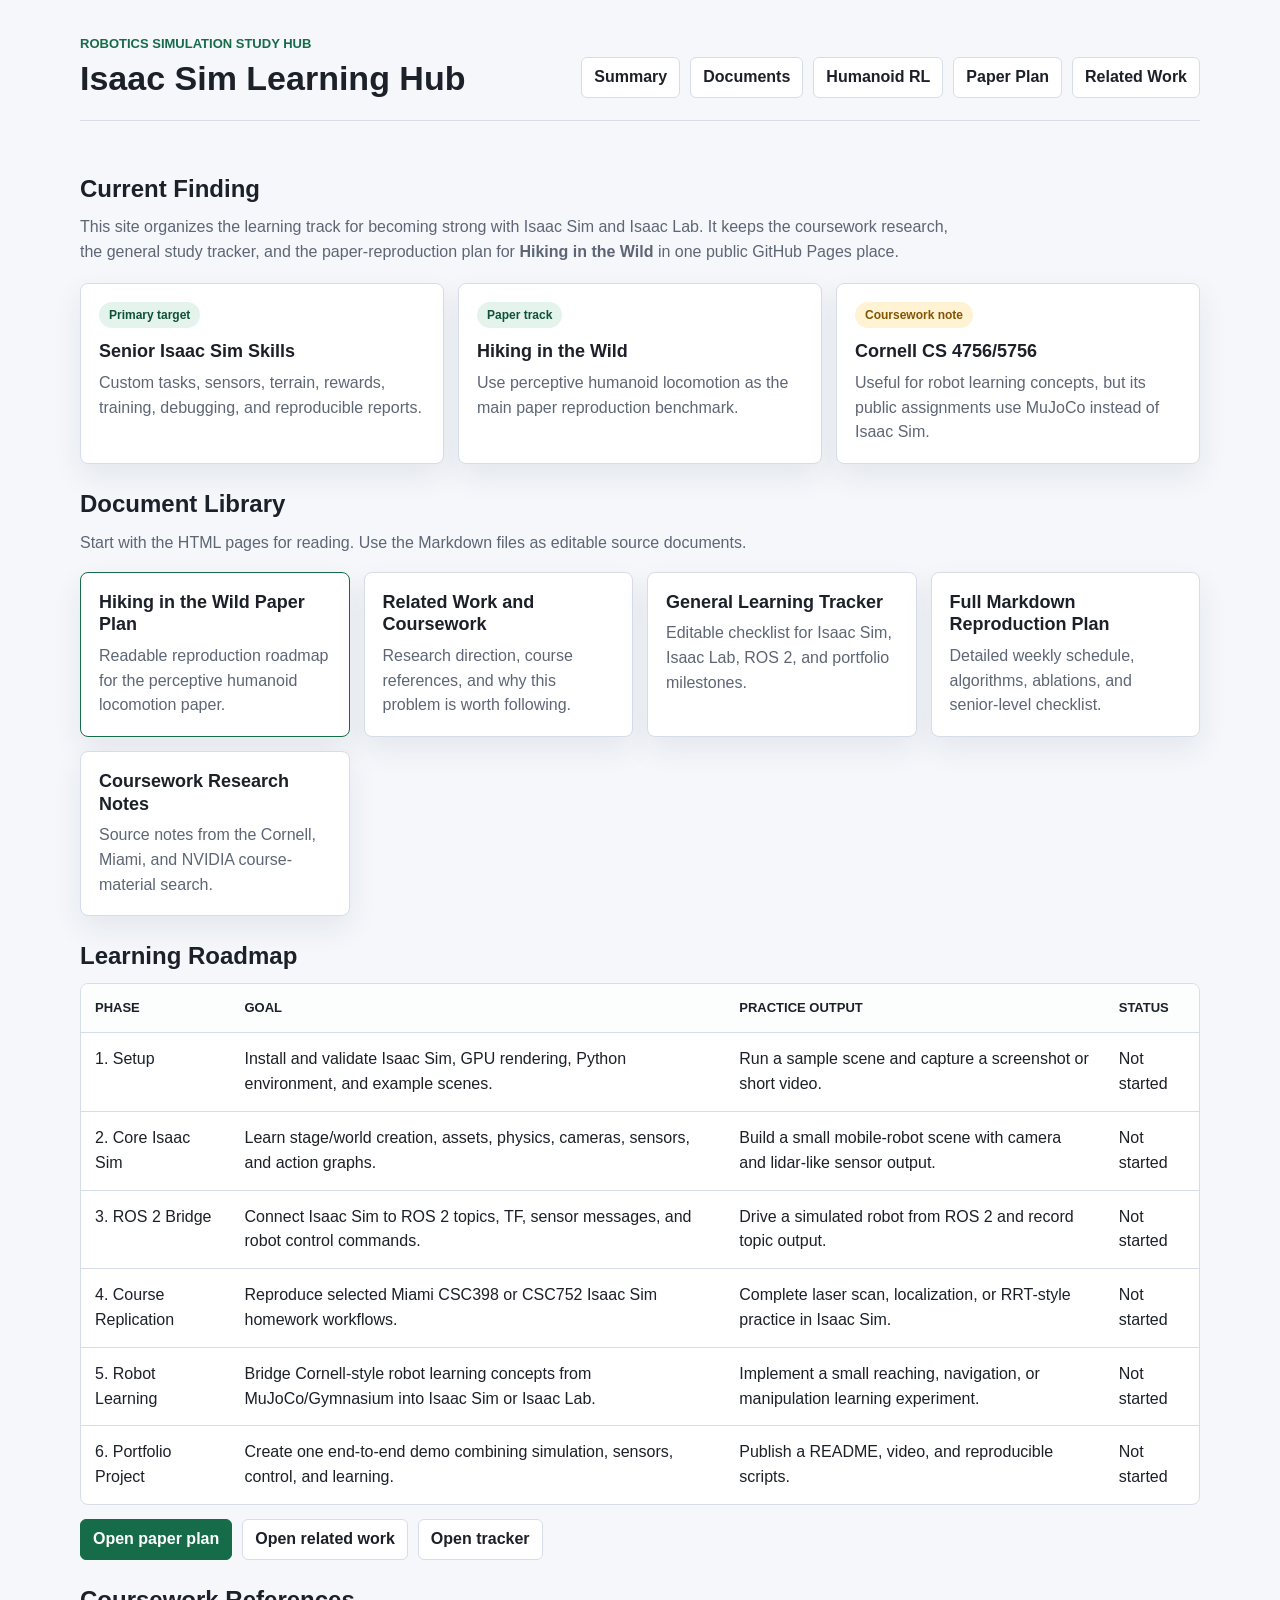
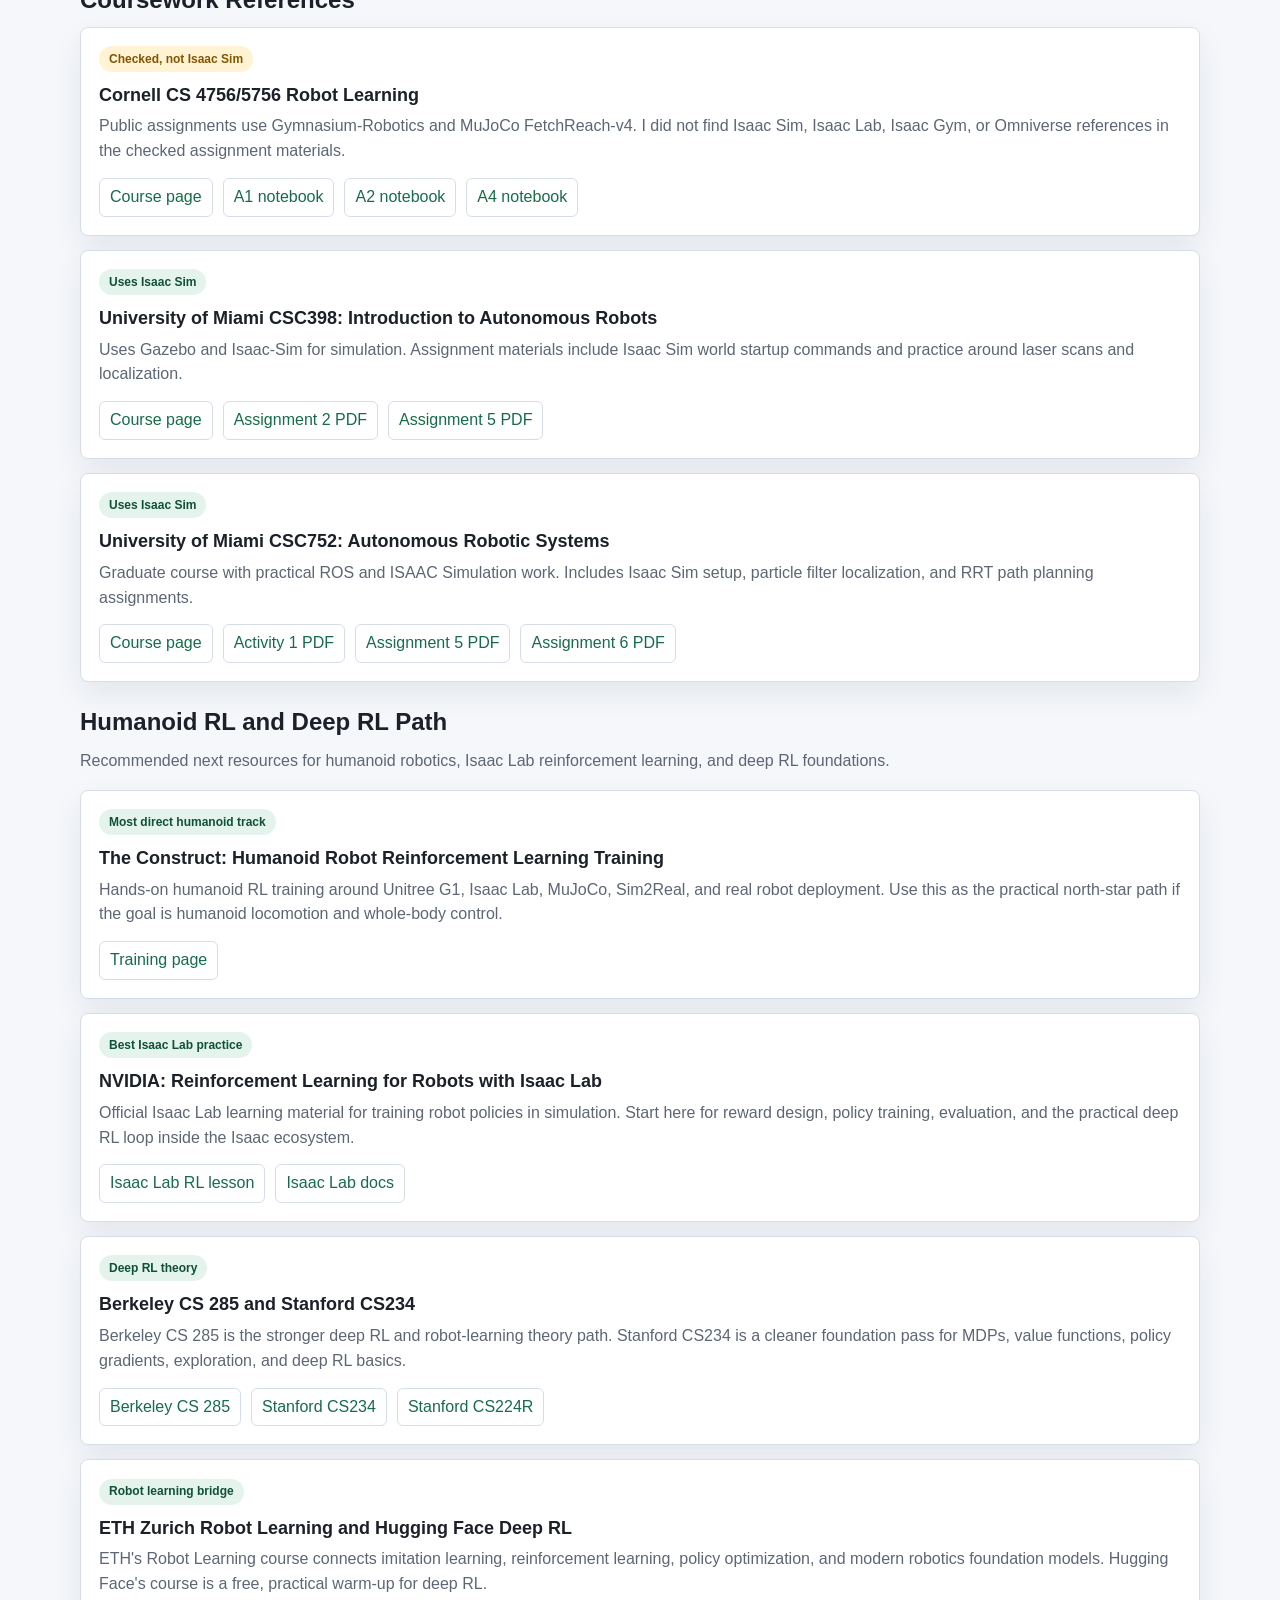
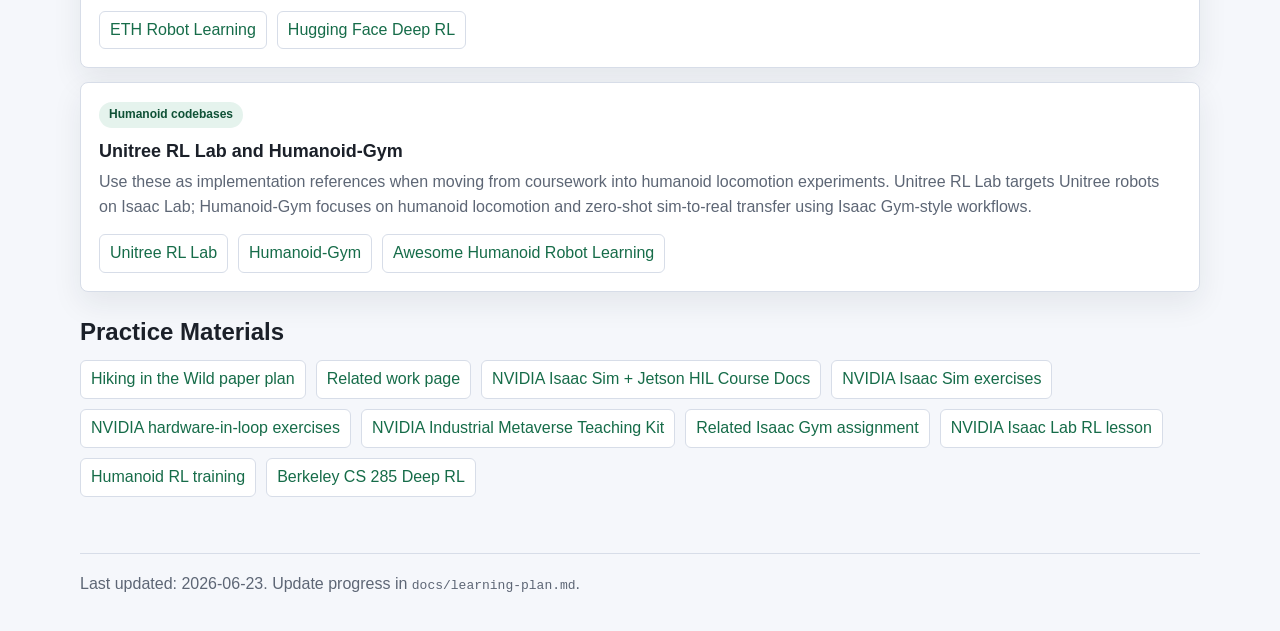
<file: docs/index.html>
<!doctype html>
<html lang="en">
<head>
  <meta charset="utf-8">
  <meta name="viewport" content="width=device-width, initial-scale=1">
  <title>Isaac Sim Learning Hub</title>
  <link rel="stylesheet" href="styles.css">
</head>
<body>
  <header class="topbar">
    <div>
      <p class="eyebrow">Robotics simulation study hub</p>
      <h1>Isaac Sim Learning Hub</h1>
    </div>
    <nav aria-label="Site navigation">
      <a href="#summary">Summary</a>
      <a href="#documents">Documents</a>
      <a href="#humanoid-rl">Humanoid RL</a>
      <a href="hiking-in-the-wild.html">Paper Plan</a>
      <a href="related-work.html">Related Work</a>
    </nav>
  </header>

  <main>
    <section id="summary" class="section">
      <div class="intro">
        <h2>Current Finding</h2>
        <p>
          This site organizes the learning track for becoming strong with Isaac Sim and Isaac Lab. It keeps the
          coursework research, the general study tracker, and the paper-reproduction plan for <strong>Hiking in the Wild</strong>
          in one public GitHub Pages place.
        </p>
      </div>

      <div class="quick-grid">
        <article class="mini-card">
          <span class="status good">Primary target</span>
          <h3>Senior Isaac Sim Skills</h3>
          <p>Custom tasks, sensors, terrain, rewards, training, debugging, and reproducible reports.</p>
        </article>
        <article class="mini-card">
          <span class="status good">Paper track</span>
          <h3>Hiking in the Wild</h3>
          <p>Use perceptive humanoid locomotion as the main paper reproduction benchmark.</p>
        </article>
        <article class="mini-card">
          <span class="status warning">Coursework note</span>
          <h3>Cornell CS 4756/5756</h3>
          <p>Useful for robot learning concepts, but its public assignments use MuJoCo instead of Isaac Sim.</p>
        </article>
      </div>
    </section>

    <section id="documents" class="section">
      <h2>Document Library</h2>
      <p class="section-note">
        Start with the HTML pages for reading. Use the Markdown files as editable source documents.
      </p>

      <div class="doc-grid">
        <a class="doc-link featured" href="hiking-in-the-wild.html">
          <strong>Hiking in the Wild Paper Plan</strong>
          <span>Readable reproduction roadmap for the perceptive humanoid locomotion paper.</span>
        </a>
        <a class="doc-link" href="related-work.html">
          <strong>Related Work and Coursework</strong>
          <span>Research direction, course references, and why this problem is worth following.</span>
        </a>
        <a class="doc-link" href="learning-plan.md">
          <strong>General Learning Tracker</strong>
          <span>Editable checklist for Isaac Sim, Isaac Lab, ROS 2, and portfolio milestones.</span>
        </a>
        <a class="doc-link" href="hiking-in-the-wild-reproduction-plan.md">
          <strong>Full Markdown Reproduction Plan</strong>
          <span>Detailed weekly schedule, algorithms, ablations, and senior-level checklist.</span>
        </a>
        <a class="doc-link" href="coursework-research.md">
          <strong>Coursework Research Notes</strong>
          <span>Source notes from the Cornell, Miami, and NVIDIA course-material search.</span>
        </a>
      </div>
    </section>

    <section id="plan" class="section">
      <h2>Learning Roadmap</h2>

      <div class="table-wrap">
        <table>
          <thead>
            <tr>
              <th>Phase</th>
              <th>Goal</th>
              <th>Practice Output</th>
              <th>Status</th>
            </tr>
          </thead>
          <tbody>
            <tr>
              <td>1. Setup</td>
              <td>Install and validate Isaac Sim, GPU rendering, Python environment, and example scenes.</td>
              <td>Run a sample scene and capture a screenshot or short video.</td>
              <td>Not started</td>
            </tr>
            <tr>
              <td>2. Core Isaac Sim</td>
              <td>Learn stage/world creation, assets, physics, cameras, sensors, and action graphs.</td>
              <td>Build a small mobile-robot scene with camera and lidar-like sensor output.</td>
              <td>Not started</td>
            </tr>
            <tr>
              <td>3. ROS 2 Bridge</td>
              <td>Connect Isaac Sim to ROS 2 topics, TF, sensor messages, and robot control commands.</td>
              <td>Drive a simulated robot from ROS 2 and record topic output.</td>
              <td>Not started</td>
            </tr>
            <tr>
              <td>4. Course Replication</td>
              <td>Reproduce selected Miami CSC398 or CSC752 Isaac Sim homework workflows.</td>
              <td>Complete laser scan, localization, or RRT-style practice in Isaac Sim.</td>
              <td>Not started</td>
            </tr>
            <tr>
              <td>5. Robot Learning</td>
              <td>Bridge Cornell-style robot learning concepts from MuJoCo/Gymnasium into Isaac Sim or Isaac Lab.</td>
              <td>Implement a small reaching, navigation, or manipulation learning experiment.</td>
              <td>Not started</td>
            </tr>
            <tr>
              <td>6. Portfolio Project</td>
              <td>Create one end-to-end demo combining simulation, sensors, control, and learning.</td>
              <td>Publish a README, video, and reproducible scripts.</td>
              <td>Not started</td>
            </tr>
          </tbody>
        </table>
      </div>

      <div class="actions">
        <a class="button" href="hiking-in-the-wild.html">Open paper plan</a>
        <a class="button secondary" href="related-work.html">Open related work</a>
        <a class="button secondary" href="learning-plan.md">Open tracker</a>
      </div>
    </section>

    <section id="coursework" class="section">
      <h2>Coursework References</h2>

      <article class="course">
        <span class="status warning">Checked, not Isaac Sim</span>
        <h3>Cornell CS 4756/5756 Robot Learning</h3>
        <p>
          Public assignments use Gymnasium-Robotics and MuJoCo FetchReach-v4. I did not find Isaac Sim,
          Isaac Lab, Isaac Gym, or Omniverse references in the checked assignment materials.
        </p>
        <div class="sources">
          <a href="https://www.cs.cornell.edu/courses/cs4756/2026sp/">Course page</a>
          <a href="https://raw.githubusercontent.com/kuanfang/cornell-cs4756-2026sp/master/assignments/A1/programming/CS4756_A1_Programming_Release.ipynb">A1 notebook</a>
          <a href="https://raw.githubusercontent.com/kuanfang/cornell-cs4756-2026sp/master/assignments/A2/programming/student.ipynb">A2 notebook</a>
          <a href="https://raw.githubusercontent.com/kuanfang/cornell-cs4756-2026sp/master/assignments/A4/A4.ipynb">A4 notebook</a>
        </div>
      </article>

      <article class="course">
        <span class="status good">Uses Isaac Sim</span>
        <h3>University of Miami CSC398: Introduction to Autonomous Robots</h3>
        <p>
          Uses Gazebo and Isaac-Sim for simulation. Assignment materials include Isaac Sim world startup
          commands and practice around laser scans and localization.
        </p>
        <div class="sources">
          <a href="https://www.cs.miami.edu/~visser/csc398-autonomous-robots.html">Course page</a>
          <a href="https://www.cs.miami.edu/~visser/csc398-files/CSC398-Assignment-2.pdf">Assignment 2 PDF</a>
          <a href="https://www.cs.miami.edu/home/visser/csc398-files/CSC398-Assignment-5.pdf">Assignment 5 PDF</a>
        </div>
      </article>

      <article class="course">
        <span class="status good">Uses Isaac Sim</span>
        <h3>University of Miami CSC752: Autonomous Robotic Systems</h3>
        <p>
          Graduate course with practical ROS and ISAAC Simulation work. Includes Isaac Sim setup, particle
          filter localization, and RRT path planning assignments.
        </p>
        <div class="sources">
          <a href="https://www.cs.miami.edu/~visser/csc752-autonomous-robotic-systems.html">Course page</a>
          <a href="https://www.cs.miami.edu/home/visser/csc752-files/CSC752-Activity-1.pdf">Activity 1 PDF</a>
          <a href="https://www.cs.miami.edu/home/visser/csc752-files/CSC752-Assignment-5.pdf">Assignment 5 PDF</a>
          <a href="https://www.cs.miami.edu/home/visser/csc752-files/CSC752-Assignment-6.pdf">Assignment 6 PDF</a>
        </div>
      </article>
    </section>

    <section id="humanoid-rl" class="section">
      <h2>Humanoid RL and Deep RL Path</h2>
      <p class="section-note">
        Recommended next resources for humanoid robotics, Isaac Lab reinforcement learning, and deep RL foundations.
      </p>

      <article class="course">
        <span class="status good">Most direct humanoid track</span>
        <h3>The Construct: Humanoid Robot Reinforcement Learning Training</h3>
        <p>
          Hands-on humanoid RL training around Unitree G1, Isaac Lab, MuJoCo, Sim2Real, and real robot deployment.
          Use this as the practical north-star path if the goal is humanoid locomotion and whole-body control.
        </p>
        <div class="sources">
          <a href="https://www.theconstruct.ai/humanoid-robot-reinforcement-learning-training/">Training page</a>
        </div>
      </article>

      <article class="course">
        <span class="status good">Best Isaac Lab practice</span>
        <h3>NVIDIA: Reinforcement Learning for Robots with Isaac Lab</h3>
        <p>
          Official Isaac Lab learning material for training robot policies in simulation. Start here for reward
          design, policy training, evaluation, and the practical deep RL loop inside the Isaac ecosystem.
        </p>
        <div class="sources">
          <a href="https://docs.nvidia.com/learning/physical-ai/getting-started-with-isaac-lab/latest/train-your-first-robot-with-isaac-lab/01-what-is-reinforcement-learning.html">Isaac Lab RL lesson</a>
          <a href="https://isaac-sim.github.io/IsaacLab/">Isaac Lab docs</a>
        </div>
      </article>

      <article class="course">
        <span class="status good">Deep RL theory</span>
        <h3>Berkeley CS 285 and Stanford CS234</h3>
        <p>
          Berkeley CS 285 is the stronger deep RL and robot-learning theory path. Stanford CS234 is a cleaner
          foundation pass for MDPs, value functions, policy gradients, exploration, and deep RL basics.
        </p>
        <div class="sources">
          <a href="https://rail.eecs.berkeley.edu/deeprlcourse/">Berkeley CS 285</a>
          <a href="https://web.stanford.edu/class/cs234/">Stanford CS234</a>
          <a href="https://online.stanford.edu/courses/cs224r-deep-reinforcement-learning">Stanford CS224R</a>
        </div>
      </article>

      <article class="course">
        <span class="status good">Robot learning bridge</span>
        <h3>ETH Zurich Robot Learning and Hugging Face Deep RL</h3>
        <p>
          ETH's Robot Learning course connects imitation learning, reinforcement learning, policy optimization,
          and modern robotics foundation models. Hugging Face's course is a free, practical warm-up for deep RL.
        </p>
        <div class="sources">
          <a href="https://cvg.ethz.ch/lectures/Robot-Learning/">ETH Robot Learning</a>
          <a href="https://huggingface.co/learn/deep-rl-course/en/unit0/introduction">Hugging Face Deep RL</a>
        </div>
      </article>

      <article class="course">
        <span class="status good">Humanoid codebases</span>
        <h3>Unitree RL Lab and Humanoid-Gym</h3>
        <p>
          Use these as implementation references when moving from coursework into humanoid locomotion experiments.
          Unitree RL Lab targets Unitree robots on Isaac Lab; Humanoid-Gym focuses on humanoid locomotion and
          zero-shot sim-to-real transfer using Isaac Gym-style workflows.
        </p>
        <div class="sources">
          <a href="https://github.com/unitreerobotics/unitree_rl_lab">Unitree RL Lab</a>
          <a href="https://github.com/roboterax/humanoid-gym">Humanoid-Gym</a>
          <a href="https://github.com/YanjieZe/awesome-humanoid-robot-learning">Awesome Humanoid Robot Learning</a>
        </div>
      </article>
    </section>

    <section id="links" class="section">
      <h2>Practice Materials</h2>
      <div class="link-list">
        <a href="hiking-in-the-wild.html">Hiking in the Wild paper plan</a>
        <a href="related-work.html">Related work page</a>
        <a href="https://nvidia-ai-iot.github.io/isaac-sim-jetson-hil-course-doc/">NVIDIA Isaac Sim + Jetson HIL Course Docs</a>
        <a href="https://nvidia-ai-iot.github.io/isaac-sim-jetson-hil-course-doc/isaac-sim/index.html">NVIDIA Isaac Sim exercises</a>
        <a href="https://nvidia-ai-iot.github.io/isaac-sim-jetson-hil-course-doc/hardware-in-loop.html">NVIDIA hardware-in-loop exercises</a>
        <a href="https://developer.nvidia.com/industrial-metaverse-teaching-kit-syllabus">NVIDIA Industrial Metaverse Teaching Kit</a>
        <a href="https://simondlevy.academic.wlu.edu/2023/09/10/assignment-6/">Related Isaac Gym assignment</a>
        <a href="https://docs.nvidia.com/learning/physical-ai/getting-started-with-isaac-lab/latest/train-your-first-robot-with-isaac-lab/01-what-is-reinforcement-learning.html">NVIDIA Isaac Lab RL lesson</a>
        <a href="https://www.theconstruct.ai/humanoid-robot-reinforcement-learning-training/">Humanoid RL training</a>
        <a href="https://rail.eecs.berkeley.edu/deeprlcourse/">Berkeley CS 285 Deep RL</a>
      </div>
    </section>
  </main>

  <footer>
    <p>Last updated: 2026-06-23. Update progress in <code>docs/learning-plan.md</code>.</p>
  </footer>
</body>
</html>
</file>
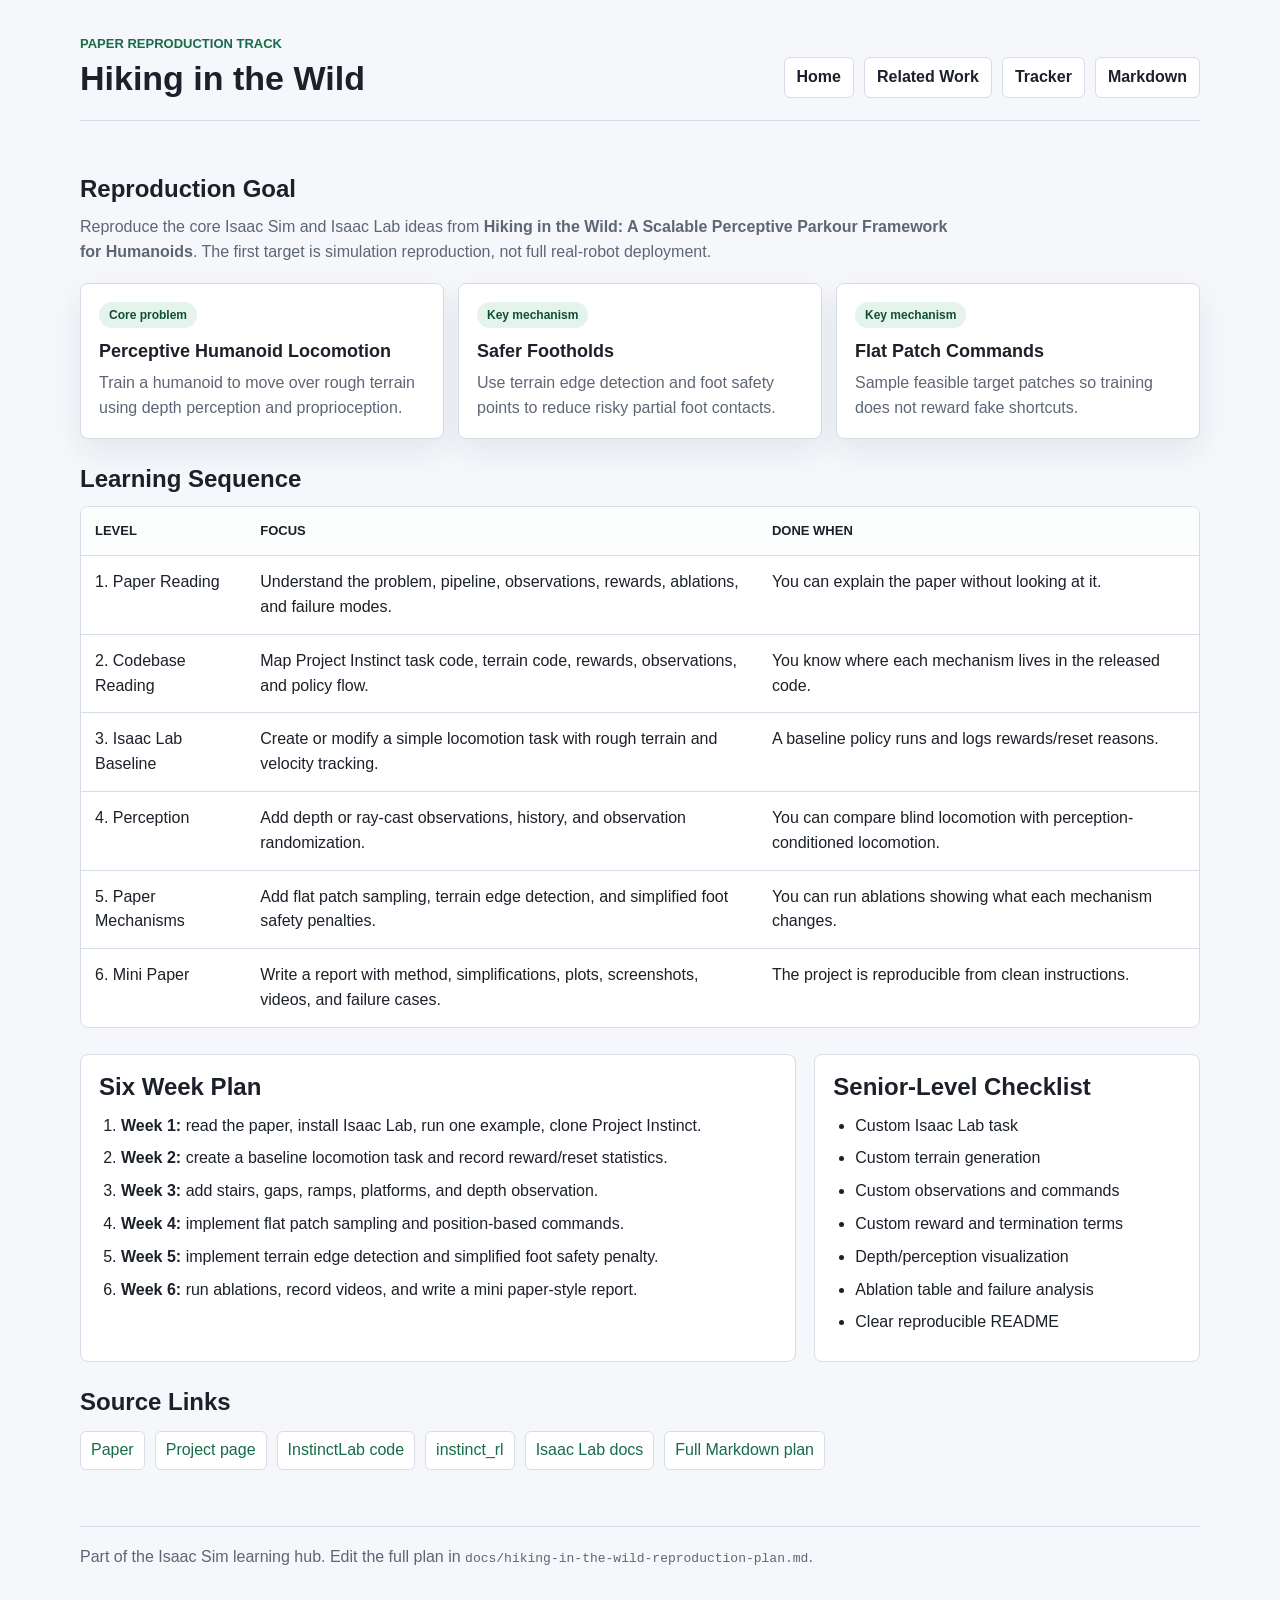
<file: docs/hiking-in-the-wild.html>
<!doctype html>
<html lang="en">
<head>
  <meta charset="utf-8">
  <meta name="viewport" content="width=device-width, initial-scale=1">
  <title>Hiking in the Wild Reproduction Plan</title>
  <link rel="stylesheet" href="styles.css">
</head>
<body>
  <header class="topbar">
    <div>
      <p class="eyebrow">Paper reproduction track</p>
      <h1>Hiking in the Wild</h1>
    </div>
    <nav aria-label="Site navigation">
      <a href="index.html">Home</a>
      <a href="related-work.html">Related Work</a>
      <a href="learning-plan.md">Tracker</a>
      <a href="hiking-in-the-wild-reproduction-plan.md">Markdown</a>
    </nav>
  </header>

  <main>
    <section class="section">
      <div class="intro">
        <h2>Reproduction Goal</h2>
        <p>
          Reproduce the core Isaac Sim and Isaac Lab ideas from <strong>Hiking in the Wild: A Scalable Perceptive Parkour Framework for Humanoids</strong>.
          The first target is simulation reproduction, not full real-robot deployment.
        </p>
      </div>

      <div class="quick-grid">
        <article class="mini-card">
          <span class="status good">Core problem</span>
          <h3>Perceptive Humanoid Locomotion</h3>
          <p>Train a humanoid to move over rough terrain using depth perception and proprioception.</p>
        </article>
        <article class="mini-card">
          <span class="status good">Key mechanism</span>
          <h3>Safer Footholds</h3>
          <p>Use terrain edge detection and foot safety points to reduce risky partial foot contacts.</p>
        </article>
        <article class="mini-card">
          <span class="status good">Key mechanism</span>
          <h3>Flat Patch Commands</h3>
          <p>Sample feasible target patches so training does not reward fake shortcuts.</p>
        </article>
      </div>
    </section>

    <section class="section">
      <h2>Learning Sequence</h2>
      <div class="table-wrap">
        <table>
          <thead>
            <tr>
              <th>Level</th>
              <th>Focus</th>
              <th>Done When</th>
            </tr>
          </thead>
          <tbody>
            <tr>
              <td>1. Paper Reading</td>
              <td>Understand the problem, pipeline, observations, rewards, ablations, and failure modes.</td>
              <td>You can explain the paper without looking at it.</td>
            </tr>
            <tr>
              <td>2. Codebase Reading</td>
              <td>Map Project Instinct task code, terrain code, rewards, observations, and policy flow.</td>
              <td>You know where each mechanism lives in the released code.</td>
            </tr>
            <tr>
              <td>3. Isaac Lab Baseline</td>
              <td>Create or modify a simple locomotion task with rough terrain and velocity tracking.</td>
              <td>A baseline policy runs and logs rewards/reset reasons.</td>
            </tr>
            <tr>
              <td>4. Perception</td>
              <td>Add depth or ray-cast observations, history, and observation randomization.</td>
              <td>You can compare blind locomotion with perception-conditioned locomotion.</td>
            </tr>
            <tr>
              <td>5. Paper Mechanisms</td>
              <td>Add flat patch sampling, terrain edge detection, and simplified foot safety penalties.</td>
              <td>You can run ablations showing what each mechanism changes.</td>
            </tr>
            <tr>
              <td>6. Mini Paper</td>
              <td>Write a report with method, simplifications, plots, screenshots, videos, and failure cases.</td>
              <td>The project is reproducible from clean instructions.</td>
            </tr>
          </tbody>
        </table>
      </div>
    </section>

    <section class="section split">
      <article>
        <h2>Six Week Plan</h2>
        <ol class="timeline">
          <li><strong>Week 1:</strong> read the paper, install Isaac Lab, run one example, clone Project Instinct.</li>
          <li><strong>Week 2:</strong> create a baseline locomotion task and record reward/reset statistics.</li>
          <li><strong>Week 3:</strong> add stairs, gaps, ramps, platforms, and depth observation.</li>
          <li><strong>Week 4:</strong> implement flat patch sampling and position-based commands.</li>
          <li><strong>Week 5:</strong> implement terrain edge detection and simplified foot safety penalty.</li>
          <li><strong>Week 6:</strong> run ablations, record videos, and write a mini paper-style report.</li>
        </ol>
      </article>

      <article>
        <h2>Senior-Level Checklist</h2>
        <ul class="checklist">
          <li>Custom Isaac Lab task</li>
          <li>Custom terrain generation</li>
          <li>Custom observations and commands</li>
          <li>Custom reward and termination terms</li>
          <li>Depth/perception visualization</li>
          <li>Ablation table and failure analysis</li>
          <li>Clear reproducible README</li>
        </ul>
      </article>
    </section>

    <section class="section">
      <h2>Source Links</h2>
      <div class="link-list">
        <a href="https://arxiv.org/abs/2601.07718">Paper</a>
        <a href="https://project-instinct.github.io/hiking-in-the-wild/">Project page</a>
        <a href="https://github.com/project-instinct/InstinctLab">InstinctLab code</a>
        <a href="https://github.com/project-instinct/instinct_rl">instinct_rl</a>
        <a href="https://isaac-sim.github.io/IsaacLab/">Isaac Lab docs</a>
        <a href="hiking-in-the-wild-reproduction-plan.md">Full Markdown plan</a>
      </div>
    </section>
  </main>

  <footer>
    <p>Part of the Isaac Sim learning hub. Edit the full plan in <code>docs/hiking-in-the-wild-reproduction-plan.md</code>.</p>
  </footer>
</body>
</html>
</file>
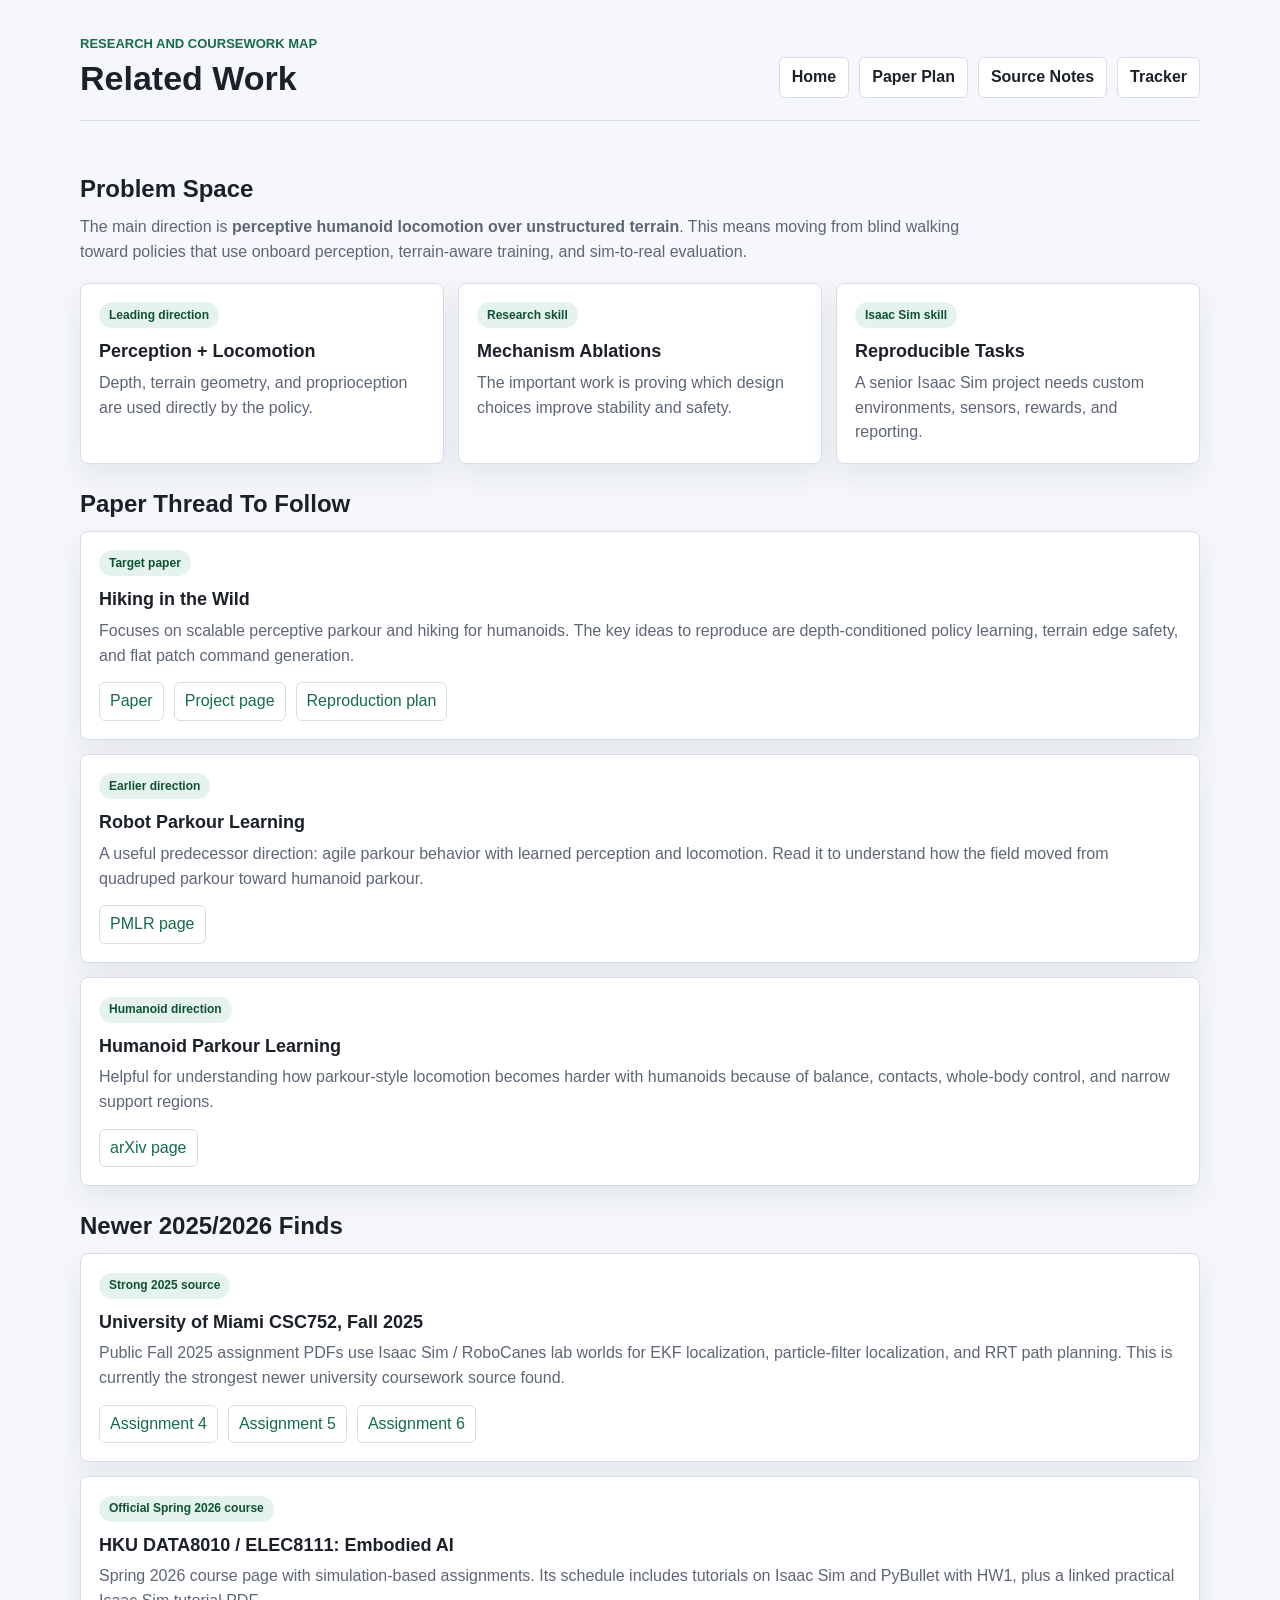
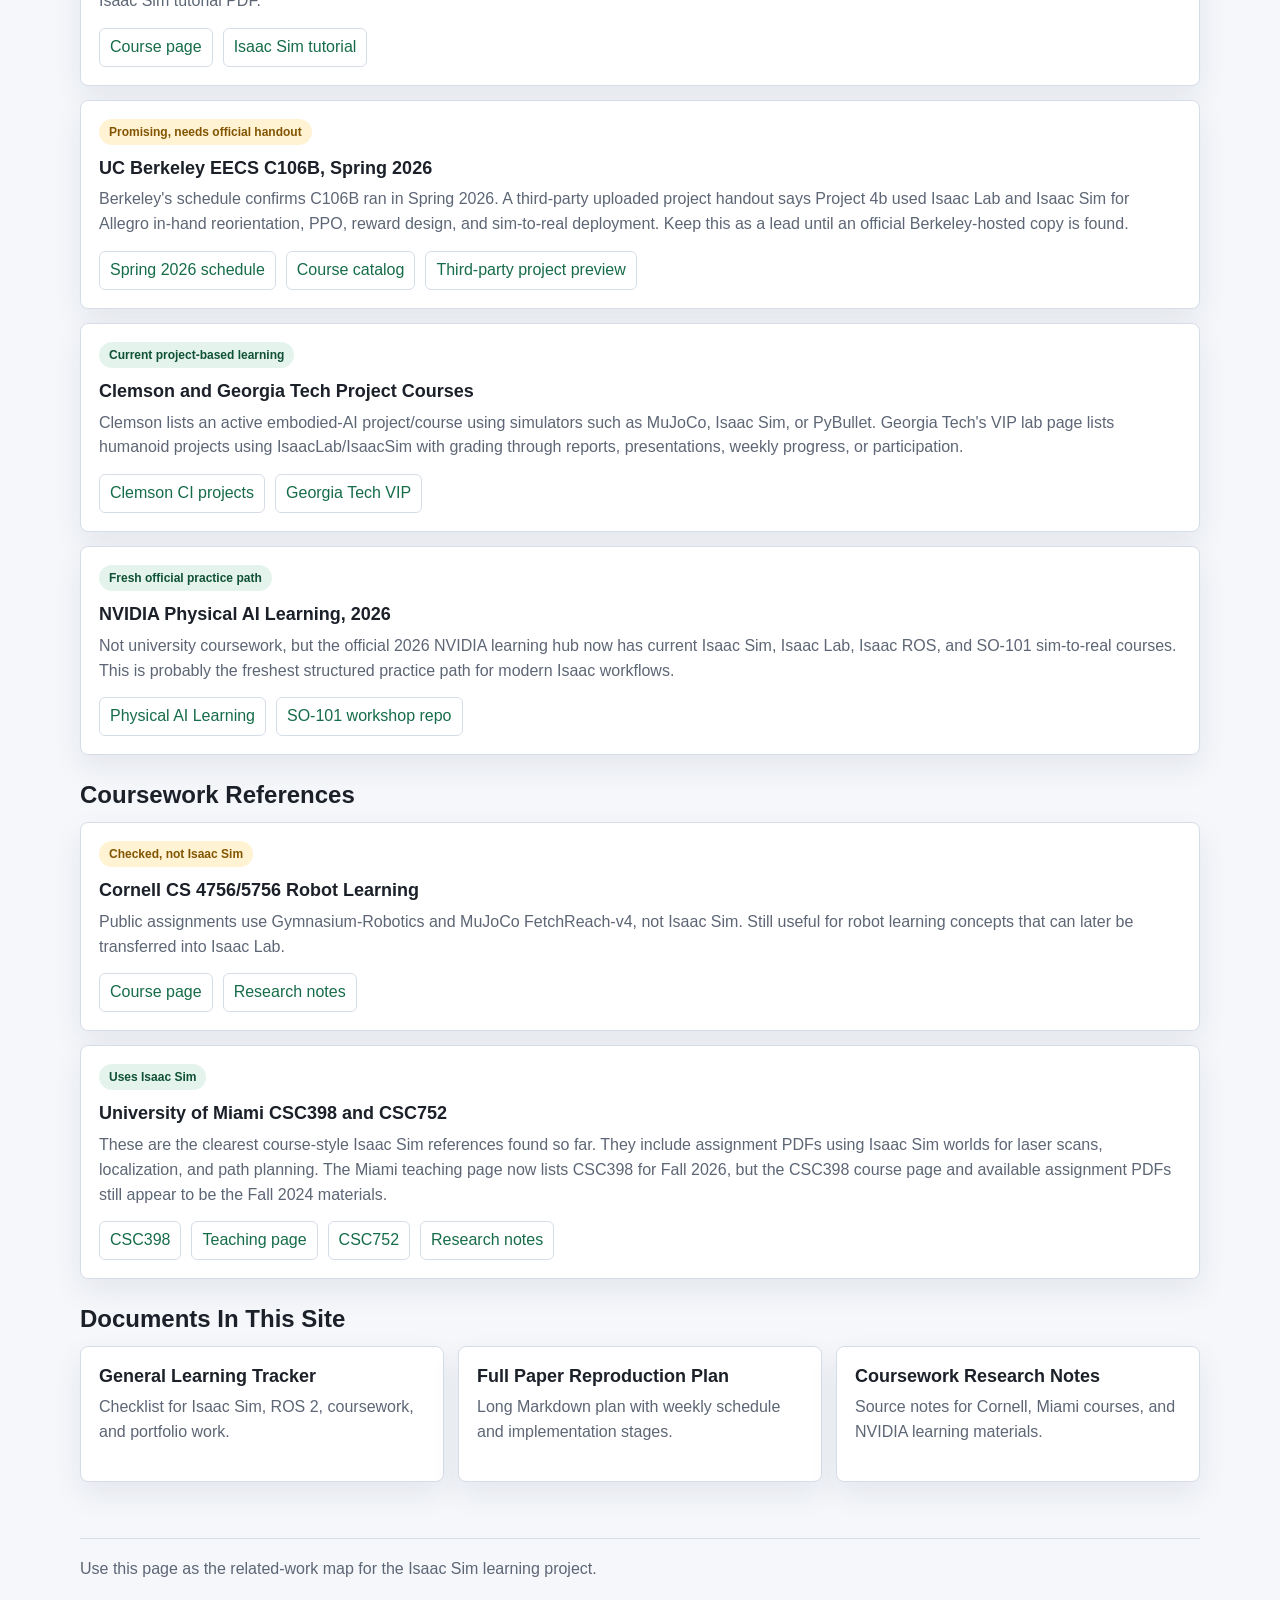
<file: docs/related-work.html>
<!doctype html>
<html lang="en">
<head>
  <meta charset="utf-8">
  <meta name="viewport" content="width=device-width, initial-scale=1">
  <title>Related Work and Coursework</title>
  <link rel="stylesheet" href="styles.css">
</head>
<body>
  <header class="topbar">
    <div>
      <p class="eyebrow">Research and coursework map</p>
      <h1>Related Work</h1>
    </div>
    <nav aria-label="Site navigation">
      <a href="index.html">Home</a>
      <a href="hiking-in-the-wild.html">Paper Plan</a>
      <a href="coursework-research.md">Source Notes</a>
      <a href="learning-plan.md">Tracker</a>
    </nav>
  </header>

  <main>
    <section class="section">
      <div class="intro">
        <h2>Problem Space</h2>
        <p>
          The main direction is <strong>perceptive humanoid locomotion over unstructured terrain</strong>.
          This means moving from blind walking toward policies that use onboard perception, terrain-aware training,
          and sim-to-real evaluation.
        </p>
      </div>

      <div class="quick-grid">
        <article class="mini-card">
          <span class="status good">Leading direction</span>
          <h3>Perception + Locomotion</h3>
          <p>Depth, terrain geometry, and proprioception are used directly by the policy.</p>
        </article>
        <article class="mini-card">
          <span class="status good">Research skill</span>
          <h3>Mechanism Ablations</h3>
          <p>The important work is proving which design choices improve stability and safety.</p>
        </article>
        <article class="mini-card">
          <span class="status good">Isaac Sim skill</span>
          <h3>Reproducible Tasks</h3>
          <p>A senior Isaac Sim project needs custom environments, sensors, rewards, and reporting.</p>
        </article>
      </div>
    </section>

    <section class="section">
      <h2>Paper Thread To Follow</h2>
      <article class="course">
        <span class="status good">Target paper</span>
        <h3>Hiking in the Wild</h3>
        <p>
          Focuses on scalable perceptive parkour and hiking for humanoids. The key ideas to reproduce are
          depth-conditioned policy learning, terrain edge safety, and flat patch command generation.
        </p>
        <div class="sources">
          <a href="https://arxiv.org/abs/2601.07718">Paper</a>
          <a href="https://project-instinct.github.io/hiking-in-the-wild/">Project page</a>
          <a href="hiking-in-the-wild.html">Reproduction plan</a>
        </div>
      </article>

      <article class="course">
        <span class="status good">Earlier direction</span>
        <h3>Robot Parkour Learning</h3>
        <p>
          A useful predecessor direction: agile parkour behavior with learned perception and locomotion.
          Read it to understand how the field moved from quadruped parkour toward humanoid parkour.
        </p>
        <div class="sources">
          <a href="https://proceedings.mlr.press/v229/zhuang23a.html">PMLR page</a>
        </div>
      </article>

      <article class="course">
        <span class="status good">Humanoid direction</span>
        <h3>Humanoid Parkour Learning</h3>
        <p>
          Helpful for understanding how parkour-style locomotion becomes harder with humanoids because of balance,
          contacts, whole-body control, and narrow support regions.
        </p>
        <div class="sources">
          <a href="https://arxiv.org/abs/2406.10759">arXiv page</a>
        </div>
      </article>
    </section>

    <section class="section">
      <h2>Newer 2025/2026 Finds</h2>

      <article class="course">
        <span class="status good">Strong 2025 source</span>
        <h3>University of Miami CSC752, Fall 2025</h3>
        <p>
          Public Fall 2025 assignment PDFs use Isaac Sim / RoboCanes lab worlds for EKF localization,
          particle-filter localization, and RRT path planning. This is currently the strongest newer
          university coursework source found.
        </p>
        <div class="sources">
          <a href="https://www.cs.miami.edu/home/visser/csc752-files/CSC752-Assignment-4.pdf">Assignment 4</a>
          <a href="https://www.cs.miami.edu/home/visser/csc752-files/CSC752-Assignment-5.pdf">Assignment 5</a>
          <a href="https://www.cs.miami.edu/home/visser/csc752-files/CSC752-Assignment-6.pdf">Assignment 6</a>
        </div>
      </article>

      <article class="course">
        <span class="status good">Official Spring 2026 course</span>
        <h3>HKU DATA8010 / ELEC8111: Embodied AI</h3>
        <p>
          Spring 2026 course page with simulation-based assignments. Its schedule includes tutorials on
          Isaac Sim and PyBullet with HW1, plus a linked practical Isaac Sim tutorial PDF.
        </p>
        <div class="sources">
          <a href="https://embodied-ai-hku.github.io/DATA8010/">Course page</a>
          <a href="https://embodied-ai-hku.github.io/DATA8010/slides/Issac%20Sim%20Tutorial.pdf">Isaac Sim tutorial</a>
        </div>
      </article>

      <article class="course">
        <span class="status warning">Promising, needs official handout</span>
        <h3>UC Berkeley EECS C106B, Spring 2026</h3>
        <p>
          Berkeley's schedule confirms C106B ran in Spring 2026. A third-party uploaded project handout
          says Project 4b used Isaac Lab and Isaac Sim for Allegro in-hand reorientation, PPO, reward design,
          and sim-to-real deployment. Keep this as a lead until an official Berkeley-hosted copy is found.
        </p>
        <div class="sources">
          <a href="https://classes.berkeley.edu/taxonomy/term/6346?page=13">Spring 2026 schedule</a>
          <a href="https://www2.eecs.berkeley.edu/Courses/EECSC106B/">Course catalog</a>
          <a href="https://www.studocu.com/en-us/document/university-of-california-berkeley/introduction-to-robotics/eecs-c106b-sp26-project-4b-reinforcement-learning-in-isaac-sim/162444539">Third-party project preview</a>
        </div>
      </article>

      <article class="course">
        <span class="status good">Current project-based learning</span>
        <h3>Clemson and Georgia Tech Project Courses</h3>
        <p>
          Clemson lists an active embodied-AI project/course using simulators such as MuJoCo, Isaac Sim,
          or PyBullet. Georgia Tech's VIP lab page lists humanoid projects using IsaacLab/IsaacSim with
          grading through reports, presentations, weekly progress, or participation.
        </p>
        <div class="sources">
          <a href="https://www.clemson.edu/centers-institutes/watt/creative-inquiry/ci-projects.html">Clemson CI projects</a>
          <a href="https://lab-idar.gatech.edu/vip/">Georgia Tech VIP</a>
        </div>
      </article>

      <article class="course">
        <span class="status good">Fresh official practice path</span>
        <h3>NVIDIA Physical AI Learning, 2026</h3>
        <p>
          Not university coursework, but the official 2026 NVIDIA learning hub now has current Isaac Sim,
          Isaac Lab, Isaac ROS, and SO-101 sim-to-real courses. This is probably the freshest structured
          practice path for modern Isaac workflows.
        </p>
        <div class="sources">
          <a href="https://docs.nvidia.com/learning/physical-ai/">Physical AI Learning</a>
          <a href="https://github.com/isaac-sim/Sim-to-Real-SO-101-Workshop">SO-101 workshop repo</a>
        </div>
      </article>
    </section>

    <section class="section">
      <h2>Coursework References</h2>
      <article class="course">
        <span class="status warning">Checked, not Isaac Sim</span>
        <h3>Cornell CS 4756/5756 Robot Learning</h3>
        <p>
          Public assignments use Gymnasium-Robotics and MuJoCo FetchReach-v4, not Isaac Sim. Still useful for
          robot learning concepts that can later be transferred into Isaac Lab.
        </p>
        <div class="sources">
          <a href="https://www.cs.cornell.edu/courses/cs4756/2026sp/">Course page</a>
          <a href="coursework-research.md">Research notes</a>
        </div>
      </article>

      <article class="course">
        <span class="status good">Uses Isaac Sim</span>
        <h3>University of Miami CSC398 and CSC752</h3>
        <p>
          These are the clearest course-style Isaac Sim references found so far. They include assignment PDFs
          using Isaac Sim worlds for laser scans, localization, and path planning. The Miami teaching page now
          lists CSC398 for Fall 2026, but the CSC398 course page and available assignment PDFs still appear to be
          the Fall 2024 materials.
        </p>
        <div class="sources">
          <a href="https://www.cs.miami.edu/~visser/csc398-autonomous-robots.html">CSC398</a>
          <a href="https://www.cs.miami.edu/home/visser/teaching.html">Teaching page</a>
          <a href="https://www.cs.miami.edu/~visser/csc752-autonomous-robotic-systems.html">CSC752</a>
          <a href="coursework-research.md">Research notes</a>
        </div>
      </article>
    </section>

    <section class="section">
      <h2>Documents In This Site</h2>
      <div class="doc-grid">
        <a class="doc-link" href="learning-plan.md">
          <strong>General Learning Tracker</strong>
          <span>Checklist for Isaac Sim, ROS 2, coursework, and portfolio work.</span>
        </a>
        <a class="doc-link" href="hiking-in-the-wild-reproduction-plan.md">
          <strong>Full Paper Reproduction Plan</strong>
          <span>Long Markdown plan with weekly schedule and implementation stages.</span>
        </a>
        <a class="doc-link" href="coursework-research.md">
          <strong>Coursework Research Notes</strong>
          <span>Source notes for Cornell, Miami courses, and NVIDIA learning materials.</span>
        </a>
      </div>
    </section>
  </main>

  <footer>
    <p>Use this page as the related-work map for the Isaac Sim learning project.</p>
  </footer>
</body>
</html>
</file>
<file: docs/styles.css>
:root {
  color-scheme: light dark;
  --bg: #f5f7fb;
  --panel: #ffffff;
  --text: #1b2029;
  --muted: #5d6675;
  --line: #d7dde8;
  --accent: #166c49;
  --accent-strong: #0f5136;
  --accent-soft: #e5f3ed;
  --warn: #835500;
  --warn-soft: #fff3d4;
  --shadow: 0 12px 30px rgba(26, 34, 48, 0.08);
}

@media (prefers-color-scheme: dark) {
  :root {
    --bg: #12161d;
    --panel: #1d2430;
    --text: #edf2f7;
    --muted: #b5bfcb;
    --line: #333c4b;
    --accent: #7ad6a2;
    --accent-strong: #a5e8c0;
    --accent-soft: #173626;
    --warn: #f1ca71;
    --warn-soft: #392a12;
    --shadow: none;
  }
}

* {
  box-sizing: border-box;
}

body {
  margin: 0;
  background: var(--bg);
  color: var(--text);
  font-family: Arial, Helvetica, sans-serif;
  line-height: 1.55;
}

a {
  color: var(--accent);
  text-decoration-thickness: 1px;
  text-underline-offset: 3px;
}

.topbar {
  display: flex;
  align-items: flex-end;
  justify-content: space-between;
  gap: 24px;
  width: min(1120px, calc(100% - 32px));
  margin: 0 auto;
  padding: 34px 0 22px;
  border-bottom: 1px solid var(--line);
}

.eyebrow {
  margin: 0 0 6px;
  color: var(--accent);
  font-size: 13px;
  font-weight: 700;
  letter-spacing: 0;
  text-transform: uppercase;
}

h1,
h2,
h3,
p {
  margin-top: 0;
}

h1 {
  margin-bottom: 0;
  font-size: 34px;
  line-height: 1.1;
}

h2 {
  margin-bottom: 12px;
  font-size: 24px;
  line-height: 1.2;
}

h3 {
  margin-bottom: 8px;
  font-size: 18px;
  line-height: 1.25;
}

nav {
  display: flex;
  flex-wrap: wrap;
  justify-content: flex-end;
  gap: 10px;
}

nav a,
.button {
  display: inline-flex;
  align-items: center;
  min-height: 38px;
  border: 1px solid var(--line);
  border-radius: 6px;
  padding: 7px 12px;
  background: var(--panel);
  color: var(--text);
  font-weight: 700;
  text-decoration: none;
}

main {
  width: min(1120px, calc(100% - 32px));
  margin: 0 auto;
  padding: 28px 0 56px;
}

.section {
  margin-top: 26px;
}

.intro {
  max-width: 880px;
  margin-bottom: 18px;
}

.intro p,
.section-note {
  color: var(--muted);
}

.quick-grid {
  display: grid;
  grid-template-columns: repeat(auto-fit, minmax(230px, 1fr));
  gap: 14px;
}

.mini-card,
.course,
.doc-link {
  background: var(--panel);
  border: 1px solid var(--line);
  border-radius: 8px;
  box-shadow: var(--shadow);
}

.mini-card {
  padding: 18px;
}

.mini-card p,
.course p {
  margin-bottom: 0;
  color: var(--muted);
}

.status {
  display: inline-flex;
  align-items: center;
  min-height: 26px;
  border-radius: 999px;
  padding: 3px 10px;
  margin-bottom: 12px;
  font-size: 12px;
  font-weight: 700;
}

.status.good {
  background: var(--accent-soft);
  color: var(--accent-strong);
}

.status.warning {
  background: var(--warn-soft);
  color: var(--warn);
}

.table-wrap {
  overflow-x: auto;
  border: 1px solid var(--line);
  border-radius: 8px;
  background: var(--panel);
}

table {
  width: 100%;
  min-width: 780px;
  border-collapse: collapse;
}

th,
td {
  padding: 14px;
  border-bottom: 1px solid var(--line);
  text-align: left;
  vertical-align: top;
}

th {
  background: color-mix(in srgb, var(--panel) 88%, var(--accent-soft));
  font-size: 13px;
  text-transform: uppercase;
  letter-spacing: 0;
}

tr:last-child td {
  border-bottom: 0;
}

.actions {
  display: flex;
  flex-wrap: wrap;
  gap: 10px;
  margin-top: 14px;
}

.button {
  background: var(--accent);
  color: #ffffff;
  border-color: var(--accent);
}

.button.secondary {
  background: var(--panel);
  color: var(--text);
  border-color: var(--line);
}

.course {
  padding: 18px;
  margin-bottom: 14px;
}

.doc-grid {
  display: grid;
  grid-template-columns: repeat(auto-fit, minmax(260px, 1fr));
  gap: 14px;
}

.doc-link {
  display: flex;
  flex-direction: column;
  gap: 8px;
  min-height: 136px;
  padding: 18px;
  color: var(--text);
  text-decoration: none;
}

.doc-link strong {
  font-size: 18px;
  line-height: 1.25;
}

.doc-link span {
  color: var(--muted);
}

.doc-link.featured {
  border-color: var(--accent);
}

.split {
  display: grid;
  grid-template-columns: minmax(0, 1.3fr) minmax(260px, 0.7fr);
  gap: 18px;
}

.split article {
  background: var(--panel);
  border: 1px solid var(--line);
  border-radius: 8px;
  padding: 18px;
}

.timeline,
.checklist {
  margin: 0;
  padding-left: 22px;
}

.timeline li,
.checklist li {
  margin-bottom: 8px;
}

.sources,
.link-list {
  display: flex;
  flex-wrap: wrap;
  gap: 10px;
  margin-top: 14px;
}

.sources a,
.link-list a {
  display: inline-flex;
  align-items: center;
  min-height: 34px;
  border: 1px solid var(--line);
  border-radius: 6px;
  padding: 6px 10px;
  background: var(--panel);
  text-decoration: none;
}

footer {
  width: min(1120px, calc(100% - 32px));
  margin: 0 auto;
  padding: 18px 0 34px;
  color: var(--muted);
  border-top: 1px solid var(--line);
}

footer p {
  margin-bottom: 0;
}

@media (max-width: 760px) {
  .topbar {
    align-items: flex-start;
    flex-direction: column;
  }

  nav {
    justify-content: flex-start;
  }

  .split {
    grid-template-columns: 1fr;
  }

  h1 {
    font-size: 30px;
  }
}
</file>
